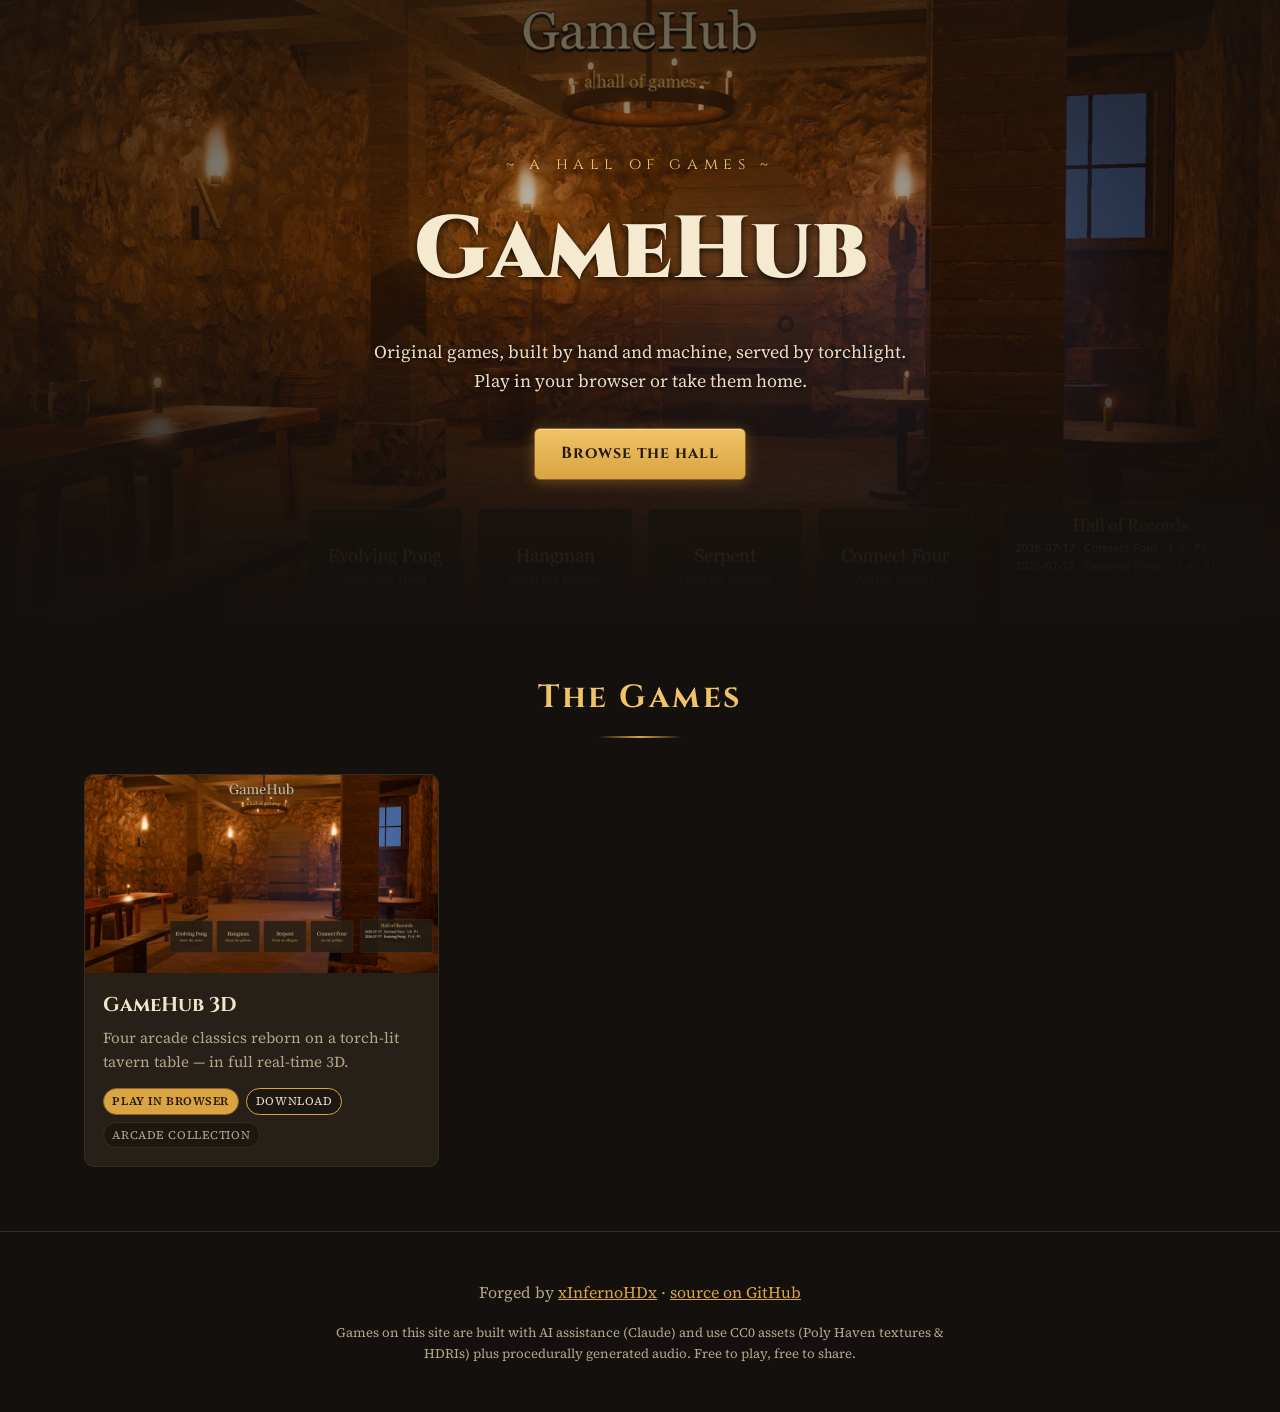
<file: index.html>
<!DOCTYPE html>
<html lang="en">
<head>
<meta charset="utf-8">
<meta name="viewport" content="width=device-width, initial-scale=1">
<title>GameHub — a hall of games</title>
<meta name="description" content="GameHub: play and download original games. A growing hall of hand-built games — free to play, free to download.">
<meta property="og:title" content="GameHub — a hall of games">
<meta property="og:description" content="Play and download original games from the torch-lit hall.">
<meta property="og:image" content="assets/shots/hub.jpg">
<link rel="preconnect" href="https://fonts.googleapis.com">
<link rel="preconnect" href="https://fonts.gstatic.com" crossorigin>
<link href="https://fonts.googleapis.com/css2?family=Cinzel:wght@500;700;900&family=Source+Serif+4:ital,wght@0,400;0,600;1,400&display=swap" rel="stylesheet">
<link rel="stylesheet" href="style.css">
<link rel="icon" href="data:image/svg+xml,<svg xmlns=%22http://www.w3.org/2000/svg%22 viewBox=%220 0 100 100%22><text y=%22.9em%22 font-size=%2290%22>&#127918;</text></svg>">
</head>
<body>

<header class="hero" id="top">
  <div class="hero-bg" role="presentation"></div>
  <div class="hero-inner">
    <p class="hero-kicker">~ a hall of games ~</p>
    <h1>GameHub</h1>
    <p class="hero-sub">Original games, built by hand and machine, served by torchlight.
    Play in your browser or take them home.</p>
    <a class="btn btn-gold" href="#games">Browse the hall</a>
  </div>
</header>

<main>
  <section id="games" aria-label="Game library">
    <h2 class="section-title">The Games</h2>
    <div class="grid" id="game-grid"><!-- cards injected from games.json --></div>
  </section>
</main>

<footer>
  <p>Forged by <a href="https://github.com/xInfernoHDx" rel="author">xInfernoHDx</a>
  · <a href="https://github.com/xInfernoHDx/Gamehub">source on GitHub</a></p>
  <p class="fine">Games on this site are built with AI assistance (Claude) and use CC0 assets
  (Poly Haven textures &amp; HDRIs) plus procedurally generated audio. Free to play, free to share.</p>
</footer>

<script src="app.js"></script>
</body>
</html>
</file>
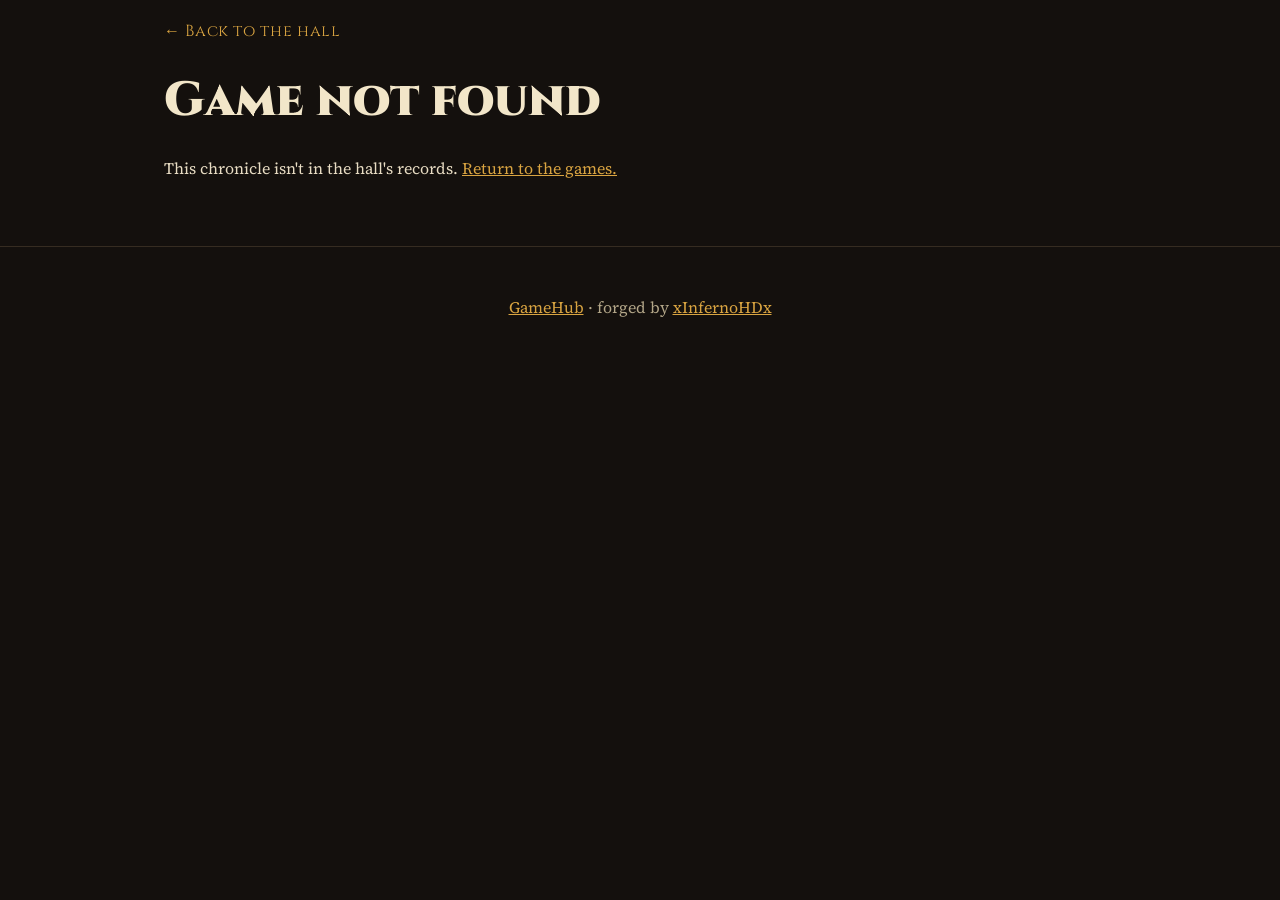
<file: game.html>
<!DOCTYPE html>
<html lang="en">
<head>
<meta charset="utf-8">
<meta name="viewport" content="width=device-width, initial-scale=1">
<title>GameHub</title>
<link rel="preconnect" href="https://fonts.googleapis.com">
<link rel="preconnect" href="https://fonts.gstatic.com" crossorigin>
<link href="https://fonts.googleapis.com/css2?family=Cinzel:wght@500;700;900&family=Source+Serif+4:ital,wght@0,400;0,600;1,400&display=swap" rel="stylesheet">
<link rel="stylesheet" href="style.css">
<link rel="icon" href="data:image/svg+xml,<svg xmlns=%22http://www.w3.org/2000/svg%22 viewBox=%220 0 100 100%22><text y=%22.9em%22 font-size=%2290%22>&#127918;</text></svg>">
</head>
<body class="game-page">

<header class="g-top">
  <a class="back" href="./">&larr; Back to the hall</a>
</header>

<main class="g-main" id="g-main" hidden>
  <h1 id="g-title"></h1>
  <p class="m-tagline" id="g-tagline"></p>

  <!-- playable embed (shown only when the game has a web build) -->
  <section class="g-embed" id="g-embed" hidden>
    <iframe id="g-frame" allow="fullscreen; gamepad; autoplay" loading="eager" title="Play"></iframe>
    <div class="g-embed-bar">
      <span>Playing in browser — best in Chrome or Edge.</span>
      <button class="btn btn-ghost" id="g-fs">⛶ Fullscreen</button>
    </div>
  </section>

  <div class="m-actions" id="g-actions"></div>

  <section class="m-gallery g-gallery">
    <img id="g-shot" alt="">
    <div class="m-thumbs" id="g-thumbs"></div>
  </section>

  <section class="m-desc" id="g-desc"></section>
  <section class="m-meta" id="g-meta"></section>
</main>

<main class="g-main" id="g-missing" hidden>
  <h1>Game not found</h1>
  <p>This chronicle isn't in the hall's records. <a href="./">Return to the games.</a></p>
</main>

<footer>
  <p><a href="./">GameHub</a> · forged by <a href="https://github.com/xInfernoHDx" rel="author">xInfernoHDx</a></p>
</footer>

<script src="game.js"></script>
</body>
</html>
</file>
<file: style.css>
/* GameHub — torch-lit hall. Palette mirrors the tavern art bible:
   warm torch key on dark stone, cool night fill, gold = interactive. */
:root {
  --ink: #e8dcc3;          /* parchment text */
  --ink-dim: #b3a688;
  --gold: #d9a441;
  --gold-bright: #f0c368;
  --stone-9: #14100d;      /* page background */
  --stone-8: #1d1712;
  --stone-7: #272019;      /* cards */
  --stone-6: #362c21;      /* borders/raised */
  --ember: #a33c22;
  --serif: "Source Serif 4", Georgia, serif;
  --display: "Cinzel", "Times New Roman", serif;
}
* { box-sizing: border-box; }
html { scroll-behavior: smooth; }
body {
  margin: 0; background: var(--stone-9); color: var(--ink);
  font-family: var(--serif); line-height: 1.6;
}
img { max-width: 100%; display: block; }
a { color: var(--gold); }

/* ---- hero ---- */
.hero { position: relative; min-height: 72vh; display: grid; place-items: center; overflow: hidden; }
.hero-bg {
  position: absolute; inset: 0;
  background: url("assets/shots/hub.jpg") center 30% / cover no-repeat;
  filter: saturate(1.05);
}
.hero-bg::after {
  content: ""; position: absolute; inset: 0;
  background:
    radial-gradient(ellipse at 50% 40%, rgba(20,16,13,0) 0%, rgba(20,16,13,.55) 62%, var(--stone-9) 100%),
    linear-gradient(to bottom, rgba(20,16,13,.35), rgba(20,16,13,.15) 40%, var(--stone-9) 96%);
}
.hero-inner { position: relative; text-align: center; padding: 6rem 1.25rem 7rem; max-width: 46rem; }
.hero-kicker {
  font-family: var(--display); letter-spacing: .35em; text-transform: lowercase;
  color: var(--gold-bright); margin: 0 0 .25rem; text-shadow: 0 1px 8px rgba(0,0,0,.8);
}
.hero h1 {
  font-family: var(--display); font-weight: 900; margin: 0;
  font-size: clamp(3.2rem, 9vw, 5.5rem); color: #f5ead0;
  text-shadow: 0 2px 6px rgba(0,0,0,.85), 0 0 42px rgba(217,164,65,.35);
}
.hero-sub {
  color: var(--ink); font-size: 1.12rem; margin: 1rem auto 2rem;
  text-shadow: 0 1px 4px rgba(0,0,0,.9); max-width: 34rem;
}

/* ---- buttons ---- */
.btn {
  display: inline-block; font-family: var(--display); font-weight: 700;
  letter-spacing: .06em; text-decoration: none; cursor: pointer;
  padding: .78rem 1.6rem; border-radius: 6px; border: 1px solid transparent;
  transition: transform .12s ease, box-shadow .12s ease, background .12s ease;
}
.btn:hover { transform: translateY(-1px); }
.btn-gold {
  background: linear-gradient(180deg, var(--gold-bright), var(--gold));
  color: #241a0d; border-color: #8a6320;
  box-shadow: 0 2px 14px rgba(217,164,65,.35), inset 0 1px 0 rgba(255,255,255,.35);
}
.btn-gold:hover { box-shadow: 0 4px 20px rgba(217,164,65,.5), inset 0 1px 0 rgba(255,255,255,.35); }
.btn-ghost {
  background: rgba(39,32,25,.7); color: var(--ink);
  border-color: var(--stone-6);
}
.btn-ghost:hover { background: var(--stone-6); }
.btn[aria-disabled="true"] { opacity: .45; cursor: not-allowed; transform: none; }

/* ---- library ---- */
main { max-width: 72rem; margin: 0 auto; padding: 0 1.25rem 4rem; }
.section-title {
  font-family: var(--display); font-weight: 700; color: var(--gold-bright);
  font-size: 2rem; text-align: center; margin: 1.5rem 0 2.25rem; letter-spacing: .08em;
}
.section-title::after {
  content: ""; display: block; width: 84px; height: 2px; margin: .8rem auto 0;
  background: linear-gradient(90deg, transparent, var(--gold), transparent);
}
.grid {
  display: grid; gap: 1.5rem;
  grid-template-columns: repeat(auto-fill, minmax(300px, 1fr));
}
.card {
  background: var(--stone-7); border: 1px solid var(--stone-6); border-radius: 10px;
  overflow: hidden; cursor: pointer; text-align: left; padding: 0; color: inherit;
  font: inherit; display: flex; flex-direction: column; text-decoration: none;
  transition: transform .15s ease, box-shadow .15s ease, border-color .15s ease;
}
.card:hover, .card:focus-visible {
  transform: translateY(-3px); border-color: var(--gold);
  box-shadow: 0 10px 30px rgba(0,0,0,.5), 0 0 24px rgba(217,164,65,.12);
  outline: none;
}
.card-cover { aspect-ratio: 16/9; object-fit: cover; width: 100%; }
.card-body { padding: 1rem 1.1rem 1.15rem; display: flex; flex-direction: column; gap: .3rem; }
.card h3 { font-family: var(--display); margin: 0; color: #f2e6c9; font-size: 1.25rem; }
.card .tagline { color: var(--ink-dim); margin: 0; font-size: .95rem; }
.card .badges { margin-top: .55rem; display: flex; gap: .45rem; flex-wrap: wrap; }
.badge {
  font-size: .72rem; letter-spacing: .05em; text-transform: uppercase;
  padding: .18rem .55rem; border-radius: 999px; border: 1px solid var(--stone-6);
  color: var(--ink-dim); background: var(--stone-8);
}
.badge.play { color: #241a0d; background: var(--gold); border-color: #8a6320; font-weight: 600; }
.badge.dl { color: var(--ink); border-color: var(--gold); }

/* ---- shared detail-page pieces (gallery, actions, meta) ---- */
.m-thumbs { display: flex; gap: .5rem; padding: .6rem; background: var(--stone-9); overflow-x: auto; }
.m-thumbs img {
  width: 108px; aspect-ratio: 16/9; object-fit: cover; border-radius: 4px;
  cursor: pointer; opacity: .55; border: 1px solid transparent;
}
.m-thumbs img.on, .m-thumbs img:hover { opacity: 1; border-color: var(--gold); }
.m-tagline { color: var(--gold-bright); font-style: italic; margin: .25rem 0 1rem; }
.m-actions { display: flex; gap: .75rem; flex-wrap: wrap; margin-bottom: 1.25rem; }
.m-actions .note { flex-basis: 100%; color: var(--ink-dim); font-size: .85rem; margin: .1rem 0 0; }
.m-desc p { margin: .6rem 0; }
.m-desc ul { margin: .6rem 0; padding-left: 1.2rem; }
.m-desc li { margin: .3rem 0; }
.m-meta {
  margin-top: 1.4rem; padding-top: 1rem; border-top: 1px solid var(--stone-6);
  color: var(--ink-dim); font-size: .88rem;
}
.m-meta dt { font-weight: 600; color: var(--ink); float: left; clear: left; width: 9.5rem; }
.m-meta dd { margin: 0 0 .35rem 10rem; }

/* ---- individual game page ---- */
.g-top { max-width: 62rem; margin: 0 auto; padding: 1.1rem 1.25rem 0; }
.back { font-family: var(--display); text-decoration: none; letter-spacing: .04em; }
.back:hover { color: var(--gold-bright); }
.g-main { max-width: 62rem; margin: 0 auto; padding: .8rem 1.25rem 3rem; }
.g-main h1 {
  font-family: var(--display); font-weight: 900; color: #f2e6c9;
  font-size: clamp(2rem, 5vw, 3rem); margin: .4rem 0 0;
}
.g-embed {
  margin: 1.2rem 0 1.4rem; border: 1px solid var(--stone-6); border-radius: 10px;
  overflow: hidden; background: #000;
  box-shadow: 0 12px 40px rgba(0,0,0,.55), 0 0 30px rgba(217,164,65,.08);
}
.g-embed iframe { display: block; width: 100%; aspect-ratio: 16/9; border: 0; }
.g-embed-bar {
  display: flex; justify-content: space-between; align-items: center; gap: 1rem;
  padding: .55rem .9rem; background: var(--stone-8); color: var(--ink-dim); font-size: .88rem;
}
.g-gallery { border: 1px solid var(--stone-6); border-radius: 10px; overflow: hidden; margin: 1.4rem 0; }
.g-gallery img#g-shot { width: 100%; aspect-ratio: 16/9; object-fit: cover; }

footer { border-top: 1px solid var(--stone-6); padding: 2rem 1.25rem 3rem; text-align: center; color: var(--ink-dim); }
footer .fine { font-size: .82rem; max-width: 40rem; margin: .8rem auto 0; }

@media (max-width: 560px) {
  .m-meta dt { float: none; width: auto; }
  .m-meta dd { margin-left: 0; }
}
</file>
